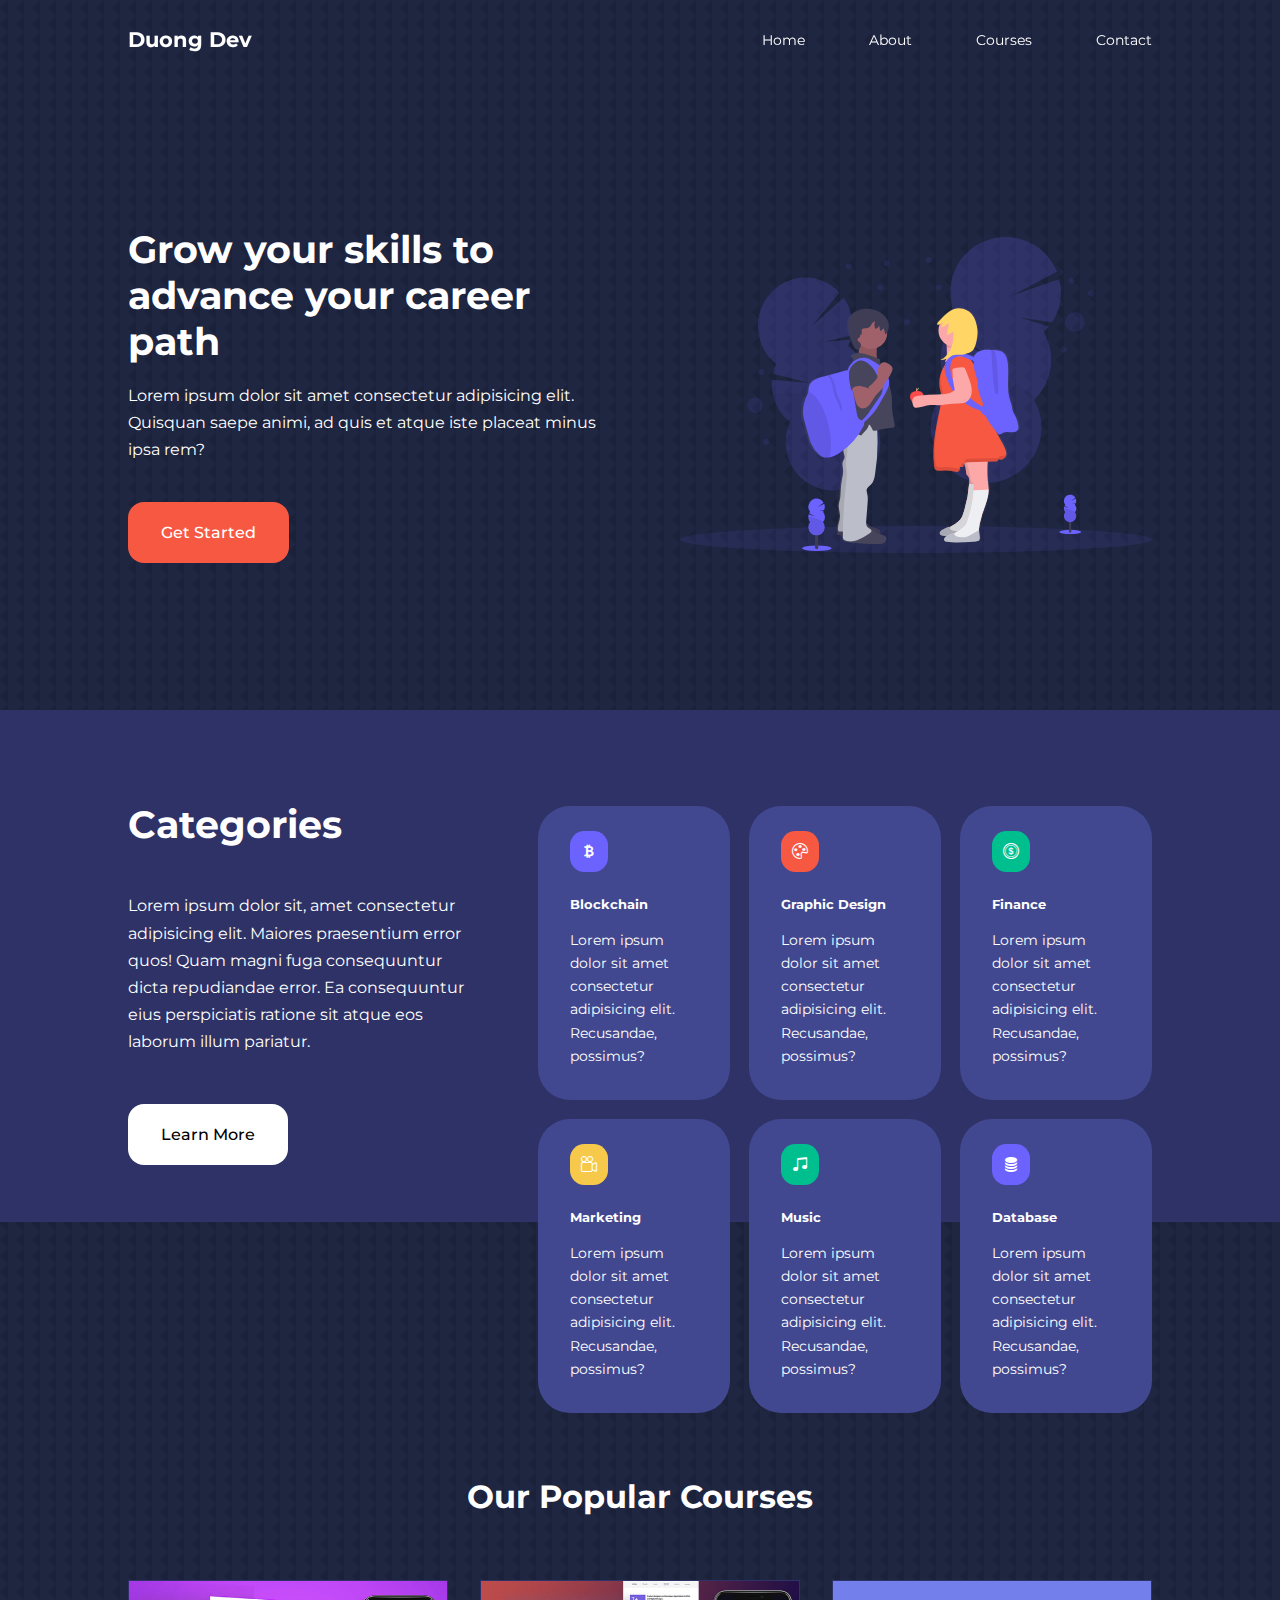
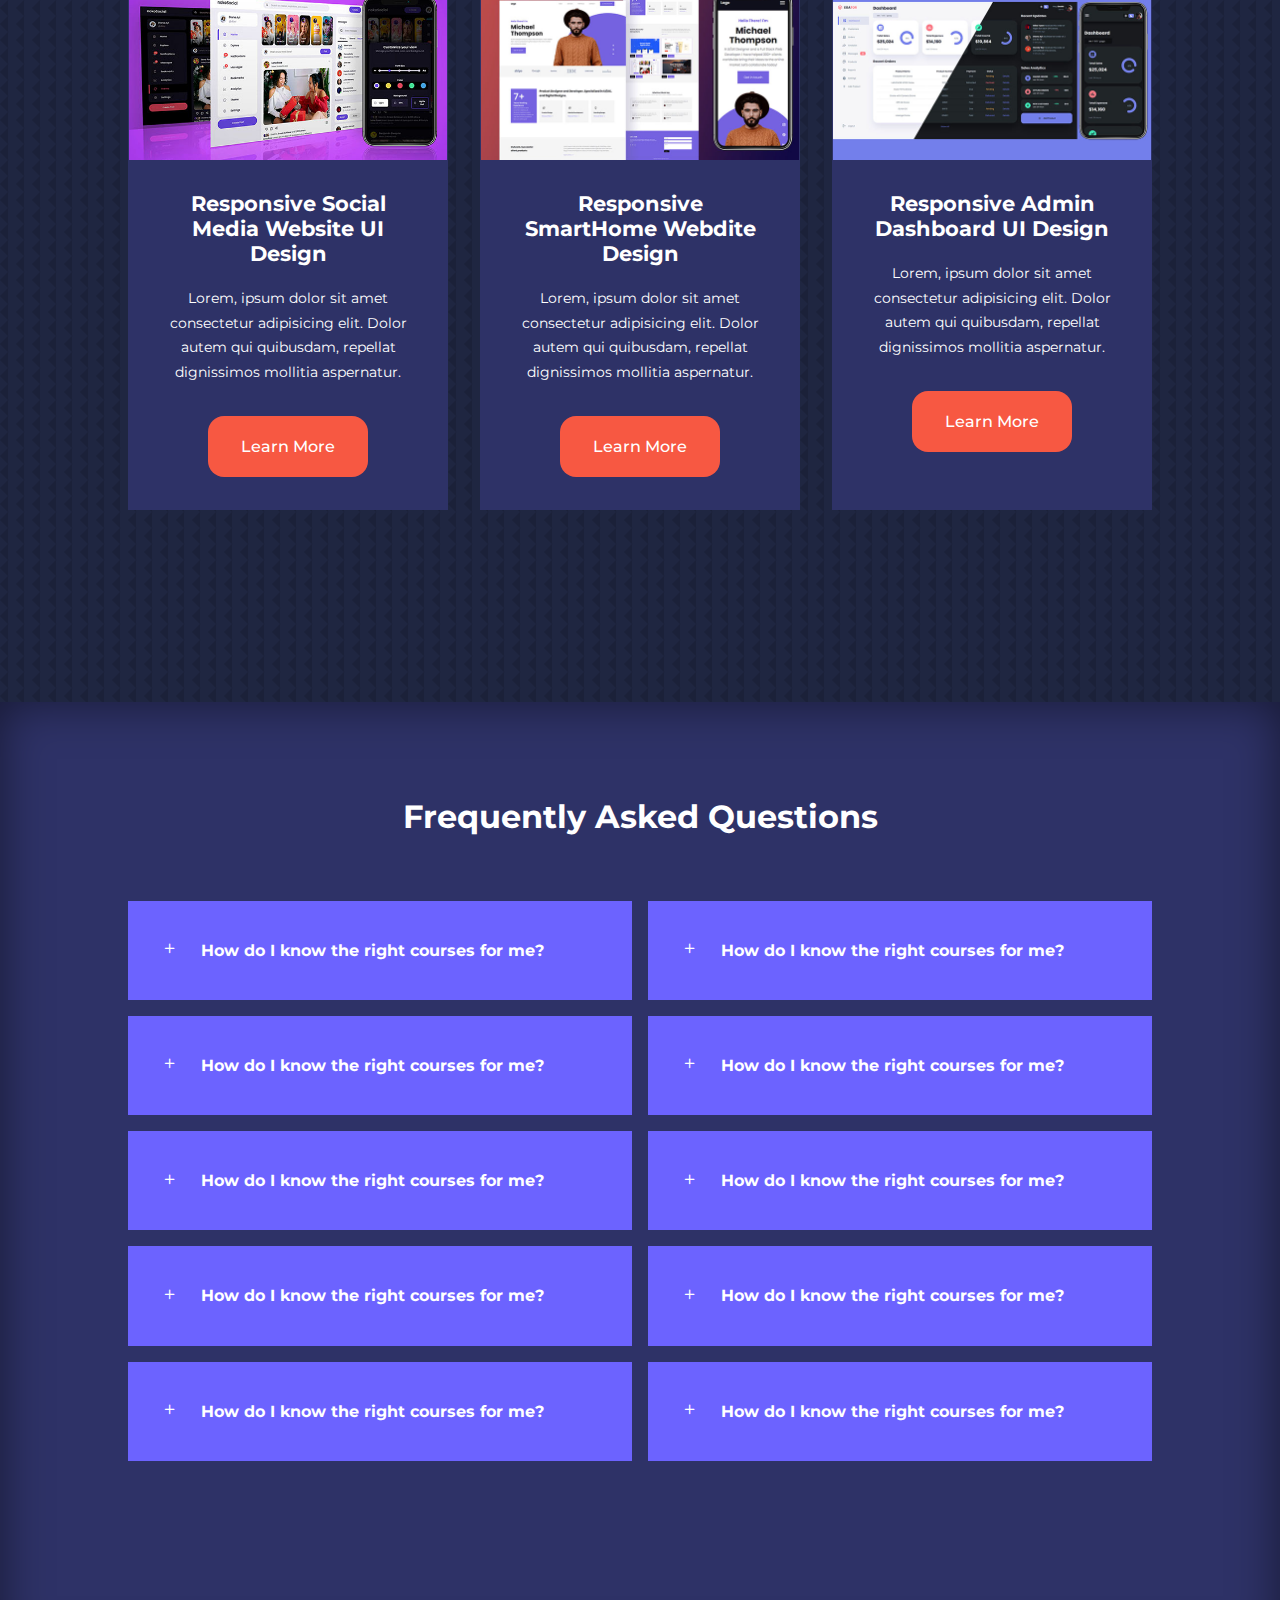
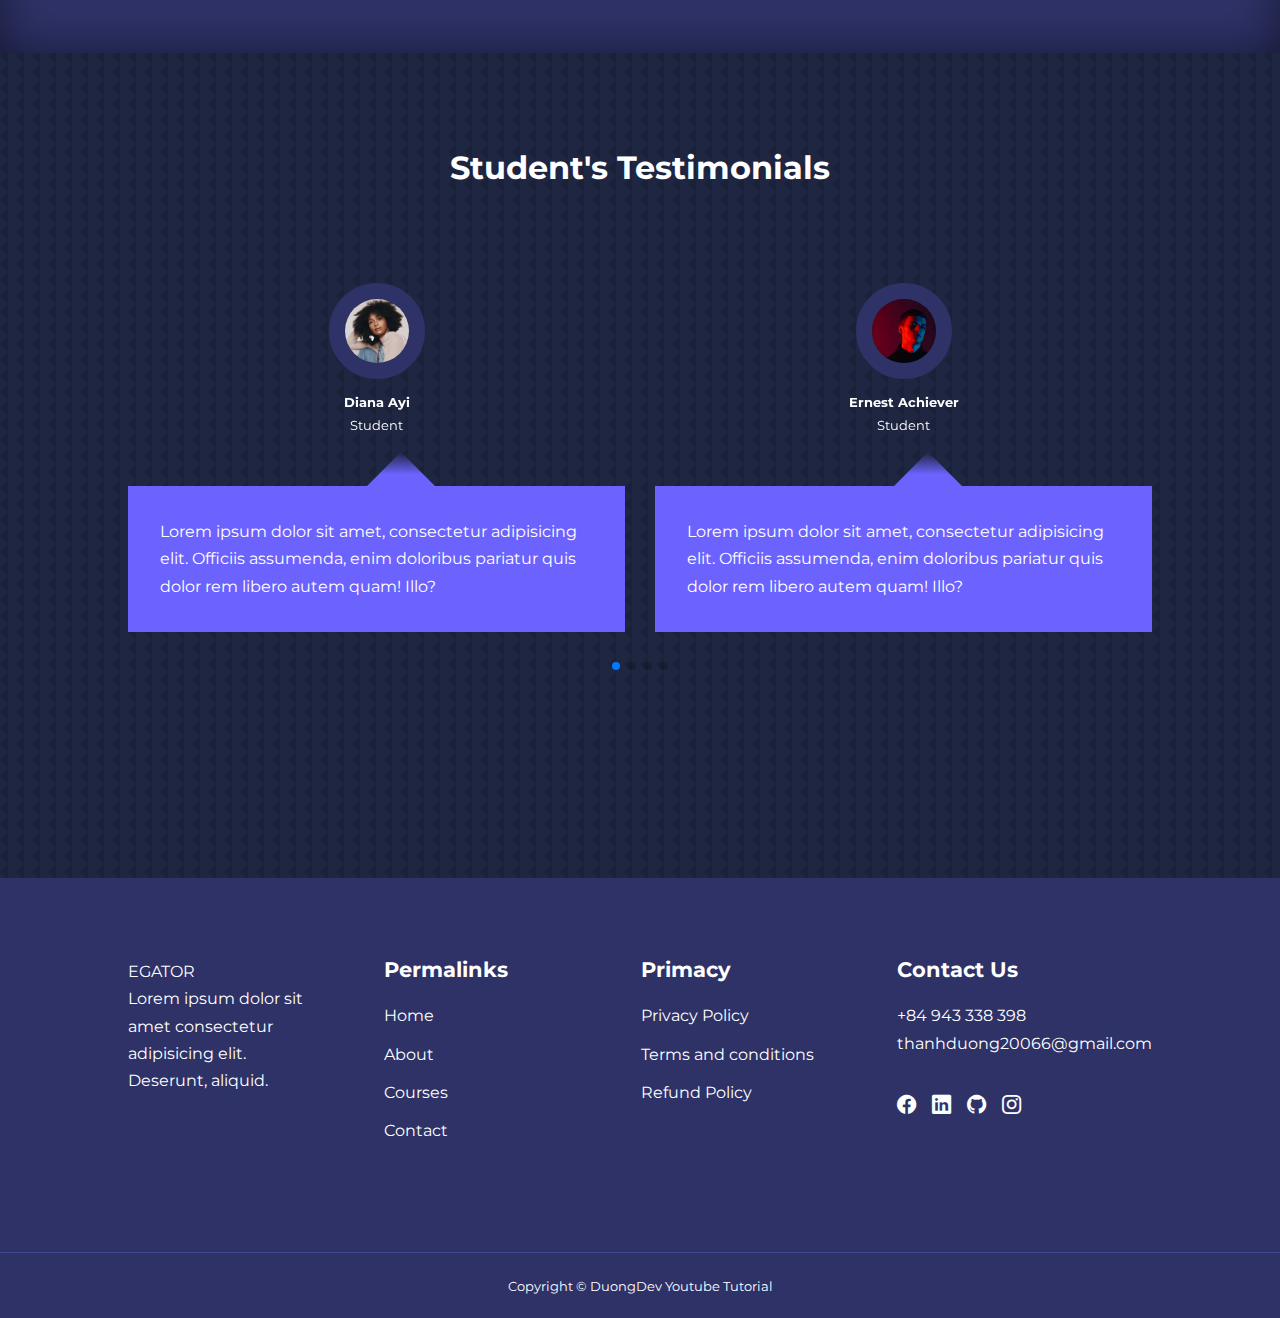
<file: index.html>
<!DOCTYPE html>
<html lang="en">
  <head>
    <meta charset="UTF-8" />
    <meta name="viewport" content="width=device-width, initial-scale=1.0" />
    <link rel="icon" type="image/png" href="./images/logomain.png" />
    <link rel="stylesheet" href="./css/style.css" />
    <!-- BOOTSTRAP CDN-->
    <link
      href="https://cdn.jsdelivr.net/npm/bootstrap@5.3.3/dist/css/bootstrap.min.css"
      rel="stylesheet"
      integrity="sha384-QWTKZyjpPEjISv5WaRU9OFeRpok6YctnYmDr5pNlyT2bRjXh0JMHjY6hW+ALEwIH"
      crossorigin="anonymous"
    />
    <link
      href="https://cdn.jsdelivr.net/npm/bootstrap-icons@1.10.5/font/bootstrap-icons.css"
      rel="stylesheet"
    />
    <!--GOOGLE FONTS (MONTSERRAT)-->
    <link rel="preconnect" href="https://fonts.googleapis.com" />
    <link rel="preconnect" href="https://fonts.gstatic.com" crossorigin />
    <link
      href="https://fonts.googleapis.com/css2?family=Montserrat:ital,wght@0,100..900;1,100..900&display=swap"
      rel="stylesheet"
    />

    <!-- SWIPER JS-->
    <link
      rel="stylesheet"
      href="https://cdn.jsdelivr.net/npm/swiper@11/swiper-bundle.min.css"
    />

    <title>Responsive Multipage Education Using HTML, CSS & JavaSCript</title>
    <style>
      body {
        background-image: url("./images/bg-texture.png")
      }
    </style>
  </head>
  <body>
    <!-- =========================== NAVBAR ============================-->
    <nav>
      <div class="container nav__container">
        <a href="index.html"><h4>Duong Dev</h4></a>
        <ul class="nav__menu">
          <li><a href="index.html">Home</a></li>
          <li><a href="about.html">About</a></li>
          <li><a href="courses.html">Courses</a></li>
          <li><a href="contact.html">Contact</a></li>
        </ul>

        <button id="open-menu-btn" aria-label="Open menu">
          <i class="bi bi-list"></i>
        </button>
        <button id="close-menu-btn" aria-label="Close menu">
          <i class="bi bi-x-lg"></i>
        </button>
      </div>
    </nav>
    <!-- =========================== END OF NAVBAR ============================-->

    <!-- =========================== HEADER ============================-->
    <header>
      <div class="container header__container">
        <div class="header__left">
          <h1>Grow your skills to advance your career path</h1>
          <p>
            Lorem ipsum dolor sit amet consectetur adipisicing elit. 
            Quisquan saepe animi, ad quis et atque iste placeat minus ipsa rem?
          </p>
          <a href="courses.html" class="btn btn-primary">Get Started</a>
        </div>

        <div class="header__right">
          <div class="header__right-image">
            <img src="./images/header.svg">
          </div>
        </div>
      </div>
    </header>
    <!-- =========================== END OF HEADER ============================-->

    <section class="categories">
      <div class="container categories__container">
        <div class="categories__left">
          <h1>Categories</h1>
          <p>
            Lorem ipsum dolor sit, amet consectetur adipisicing elit. Maiores praesentium error quos! 
            Quam magni fuga consequuntur dicta repudiandae error. Ea consequuntur eius perspiciatis ratione sit atque eos laborum illum pariatur.
          </p>
          <a href="#" class="btn">Learn More</a>
        </div>
        <div class="categories__right">
          <article class="category">
            <span class="category__icon"><i class="bi bi-currency-bitcoin"></i></span>
            <h5>Blockchain</h5>
            <p>Lorem ipsum dolor sit amet consectetur adipisicing elit. Recusandae, possimus?</p>
          </article>

          <article class="category">
            <span class="category__icon"><i class="bi bi-palette"></i></i></span>
            <h5>Graphic Design </h5>
            <p>Lorem ipsum dolor sit amet consectetur adipisicing elit. Recusandae, possimus?</p>
          </article>

          <article class="category">
            <span class="category__icon"><i class="bi bi-coin"></i></i></span>
            <h5>Finance</h5>
            <p>Lorem ipsum dolor sit amet consectetur adipisicing elit. Recusandae, possimus?</p>
          </article>

          <article class="category">
            <span class="category__icon"><i class="bi bi-camera-reels"></i></span>
            <h5>Marketing</h5>
            <p>Lorem ipsum dolor sit amet consectetur adipisicing elit. Recusandae, possimus?</p>
          </article>

          <article class="category">
            <span class="category__icon"><i class="bi bi-music-note-beamed"></i></span>
            <h5>Music</h5>
            <p>Lorem ipsum dolor sit amet consectetur adipisicing elit. Recusandae, possimus?</p>
          </article>

          <article class="category">
            <span class="category__icon"><i class="bi bi-database-fill"></i></span>
            <h5>Database</h5>
            <p>Lorem ipsum dolor sit amet consectetur adipisicing elit. Recusandae, possimus?</p>
          </article>
        </div>
      </div>
    </section>
    <!-- =========================== END OF CATEGORY ============================-->

    <section class="courses">
      <h2>Our Popular Courses</h2>
      <div class="container courses__container">
        <article class="course">
          <div class="course__image">
            <img src="./images/course1.jpg">
          </div>
          <div class="course__infor">
            <h4>Responsive Social Media Website UI Design</h4>
            <p>
              Lorem, ipsum dolor sit amet consectetur adipisicing elit. 
              Dolor autem qui quibusdam, repellat dignissimos mollitia aspernatur.
            </p>
            <a href="courses.html" class="btn btn-primary"> Learn More </a>
          </div>
        </article>

        <article class="course">
          <div class="course__image">
            <img src="./images/course2.jpg">
          </div>
          <div class="course__infor">
            <h4>Responsive SmartHome Webdite Design</h4>
            <p>
              Lorem, ipsum dolor sit amet consectetur adipisicing elit. 
              Dolor autem qui quibusdam, repellat dignissimos mollitia aspernatur.
            </p>
            <a href="courses.html" class="btn btn-primary"> Learn More </a>
          </div>
        </article>

        <article class="course">
          <div class="course__image">
            <img src="./images/course3.jpg">
          </div>
          <div class="course__infor">
            <h4>Responsive Admin Dashboard UI Design</h4>
            <p>
              Lorem, ipsum dolor sit amet consectetur adipisicing elit. 
              Dolor autem qui quibusdam, repellat dignissimos mollitia aspernatur.
            </p>
            <a href="courses.html" class="btn btn-primary"> Learn More </a>
          </div>
        </article>
      </div>
    </section>

<!-- =========================== END OF COURSES ============================-->

<section class="faqs">
  <h2>Frequently Asked Questions</h2>
  <div class="container faqs__container">

    <article class="faq">
      <div class="faq__icon"><i class="bi bi-plus"></i></div>
      <div class="question__answer">
        <h4>How do I know the right courses for me?</h4>
        <p>
          Lorem ipsum dolor sit amet consectetur, adipisicing elit. 
          Autem tempora nisi dolore non laborum suscipit, praesentium, minima, aliquam hic rem ex ab. 
          Numquam animi voluptates odit impedit explicabo distinctio corporis.
        </p>
      </div>
    </article>

    <article class="faq">
      <div class="faq__icon"><i class="bi bi-plus"></i></div>
      <div class="question__answer">
        <h4>How do I know the right courses for me?</h4>
        <p>
          Lorem ipsum dolor sit amet consectetur, adipisicing elit. 
          Autem tempora nisi dolore non laborum suscipit, praesentium, minima, aliquam hic rem ex ab. 
          Numquam animi voluptates odit impedit explicabo distinctio corporis.
        </p>
      </div>
    </article>

    <article class="faq">
      <div class="faq__icon"><i class="bi bi-plus"></i></div>
      <div class="question__answer">
        <h4>How do I know the right courses for me?</h4>
        <p>
          Lorem ipsum dolor sit amet consectetur, adipisicing elit. 
          Autem tempora nisi dolore non laborum suscipit, praesentium, minima, aliquam hic rem ex ab. 
          Numquam animi voluptates odit impedit explicabo distinctio corporis.
        </p>
      </div>
    </article>

    <article class="faq">
      <div class="faq__icon"><i class="bi bi-plus"></i></div>
      <div class="question__answer">
        <h4>How do I know the right courses for me?</h4>
        <p>
          Lorem ipsum dolor sit amet consectetur, adipisicing elit. 
          Autem tempora nisi dolore non laborum suscipit, praesentium, minima, aliquam hic rem ex ab. 
          Numquam animi voluptates odit impedit explicabo distinctio corporis.
        </p>
      </div>
    </article>

    <article class="faq">
      <div class="faq__icon"><i class="bi bi-plus"></i></div>
      <div class="question__answer">
        <h4>How do I know the right courses for me?</h4>
        <p>
          Lorem ipsum dolor sit amet consectetur, adipisicing elit. 
          Autem tempora nisi dolore non laborum suscipit, praesentium, minima, aliquam hic rem ex ab. 
          Numquam animi voluptates odit impedit explicabo distinctio corporis.
        </p>
      </div>
    </article>

    <article class="faq">
      <div class="faq__icon"><i class="bi bi-plus"></i></div>
      <div class="question__answer">
        <h4>How do I know the right courses for me?</h4>
        <p>
          Lorem ipsum dolor sit amet consectetur, adipisicing elit. 
          Autem tempora nisi dolore non laborum suscipit, praesentium, minima, aliquam hic rem ex ab. 
          Numquam animi voluptates odit impedit explicabo distinctio corporis.
        </p>
      </div>
    </article>

    <article class="faq">
      <div class="faq__icon"><i class="bi bi-plus"></i></div>
      <div class="question__answer">
        <h4>How do I know the right courses for me?</h4>
        <p>
          Lorem ipsum dolor sit amet consectetur, adipisicing elit. 
          Autem tempora nisi dolore non laborum suscipit, praesentium, minima, aliquam hic rem ex ab. 
          Numquam animi voluptates odit impedit explicabo distinctio corporis.
        </p>
      </div>
    </article>

    <article class="faq">
      <div class="faq__icon"><i class="bi bi-plus"></i></div>
      <div class="question__answer">
        <h4>How do I know the right courses for me?</h4>
        <p>
          Lorem ipsum dolor sit amet consectetur, adipisicing elit. 
          Autem tempora nisi dolore non laborum suscipit, praesentium, minima, aliquam hic rem ex ab. 
          Numquam animi voluptates odit impedit explicabo distinctio corporis.
        </p>
      </div>
    </article>

    <article class="faq">
      <div class="faq__icon"><i class="bi bi-plus"></i></div>
      <div class="question__answer">
        <h4>How do I know the right courses for me?</h4>
        <p>
          Lorem ipsum dolor sit amet consectetur, adipisicing elit. 
          Autem tempora nisi dolore non laborum suscipit, praesentium, minima, aliquam hic rem ex ab. 
          Numquam animi voluptates odit impedit explicabo distinctio corporis.
        </p>
      </div>
    </article>

    <article class="faq">
      <div class="faq__icon"><i class="bi bi-plus"></i></div>
      <div class="question__answer">
        <h4>How do I know the right courses for me?</h4>
        <p>
          Lorem ipsum dolor sit amet consectetur, adipisicing elit. 
          Autem tempora nisi dolore non laborum suscipit, praesentium, minima, aliquam hic rem ex ab. 
          Numquam animi voluptates odit impedit explicabo distinctio corporis.
        </p>
      </div>
    </article>
  </div>
</section>
<!-- =========================== END OF FAQs ============================-->

<section>
  <div class="container testimonials_container swiper mySwiper">
    <h2>Student's Testimonials</h2>
    <div class="swiper-wrapper">
      <article class="testimonial swiper-slide">
        <div class="avatar">
          <img src="./images/avatar1.jpg">
        </div>
        <div class="testimonial__infor">
          <h5>Diana Ayi</h5>
          <small>Student</small>
        </div>
        <div class="testimonial__body">
          <p>Lorem ipsum dolor sit amet, consectetur adipisicing elit. 
            Officiis assumenda, enim doloribus pariatur quis dolor rem libero autem quam! Illo?</p>
        </div>
      </article>

      <article class="testimonial swiper-slide">
        <div class="avatar">
          <img src="./images/avatar2.jpg">
        </div>
        <div class="testimonial__infor">
          <h5>Ernest Achiever</h5>
          <small>Student</small>
        </div>
        <div class="testimonial__body">
          <p>Lorem ipsum dolor sit amet, consectetur adipisicing elit. 
            Officiis assumenda, enim doloribus pariatur quis dolor rem libero autem quam! Illo?</p>
        </div>
      </article>

      <article class="testimonial swiper-slide">
        <div class="avatar">
          <img src="./images/avatar3.jpg">
        </div>
        <div class="testimonial__infor">
          <h5>Edev Quist</h5>
          <small>Student</small>
        </div>
        <div class="testimonial__body">
          <p>Lorem ipsum dolor sit amet, consectetur adipisicing elit. 
            Officiis assumenda, enim doloribus pariatur quis dolor rem libero autem quam! Illo?</p>
        </div>
      </article>

      <article class="testimonial swiper-slide">
        <div class="avatar">
          <img src="./images/avatar4.jpg">
        </div>
        <div class="testimonial__infor">
          <h5>Hajia Bintus</h5>
          <small>Student</small>
        </div>
        <div class="testimonial__body">
          <p>Lorem ipsum dolor sit amet, consectetur adipisicing elit. 
            Officiis assumenda, enim doloribus pariatur quis dolor rem libero autem quam! Illo?</p>
        </div>
      </article>

      <article class="testimonial swiper-slide">
        <div class="avatar">
          <img src="./images/avatar5.jpg">
        </div>
        <div class="testimonial__infor">
          <h5>Jame Son</h5>
          <small>Student</small>
        </div>
        <div class="testimonial__body">
          <p>Lorem ipsum dolor sit amet, consectetur adipisicing elit. 
            Officiis assumenda, enim doloribus pariatur quis dolor rem libero autem quam! Illo?</p>
        </div>
      </article>
    </div>
    <br>
    <br>
  <div class="swiper-pagination"></div>
    
</div>
</section>
<!-- =========================== END OF TESTIMONIALS ============================-->

<footer>
  <div class="container footer__container">
    <div class="footer__1">
      <a href="index.html" class="footer__logo">EGATOR</a>
      <p>
        Lorem ipsum dolor sit amet consectetur adipisicing elit. Deserunt, aliquid.
      </p>
    </div>

    <div class="footer__2">
      <h4>Permalinks</h4>
      <ul class="permalinks">
        <li><a href="index.html">Home</a></li>
        <li><a href="about.html">About</a></li>
        <li><a href="courses.html">Courses</a></li>
        <li><a href="contact.html">Contact</a></li>
      </ul>
    </div>

    <div class="footer__3">
      <h4>Primacy</h4>
      <ul class="primacy">
        <li><a href="#">Privacy Policy</a></li>
        <li><a href="#">Terms and conditions</a></li>
        <li><a href="#">Refund Policy</a></li>
      </ul>
    </div>

    <div class="footer__4">
      <h4>Contact Us</h4>
      <div class="permalinks">
        <p>+84 943 338 398</p>
        <p>thanhduong20066@gmail.com</p>
        <ul class="footer__socials">
          <li><a href="#"><i class="bi bi-facebook"></i></a></li>
          <li><a href="#"><i class="bi bi-linkedin"></i></a></li>
          <li><a href="#"><i class="bi bi-github"></i></a></li>
          <li><a href="#"><i class="bi bi-instagram"></i></a></li>
        </ul>
      </div>
    </div>
  </div>
  <div class="footer__copyright">
    <small>Copyright &copy; DuongDev Youtube Tutorial</small>
  </div>
</footer>
<!-- =========================== END OF FOOTERS ============================-->

  <!-- Swiper JS -->
  <script src="https://cdn.jsdelivr.net/npm/swiper@11/swiper-bundle.min.js"></script>
  <script src="./main.js"></script>

  <!-- Initialize Swiper-->
  <script>
    var swiper = new Swiper(".mySwiper", {
      slidesPerView: 1,
      spaceBetween: 30,
      pagination: {
        el: ".swiper-pagination",
        clickable: true,
      },
      // when window width is >=600px
      breakpoints: {
        700: {
          slidesPerView: 2,
        }
      }
    });
  </script> 
  </body>
</html>
</file>
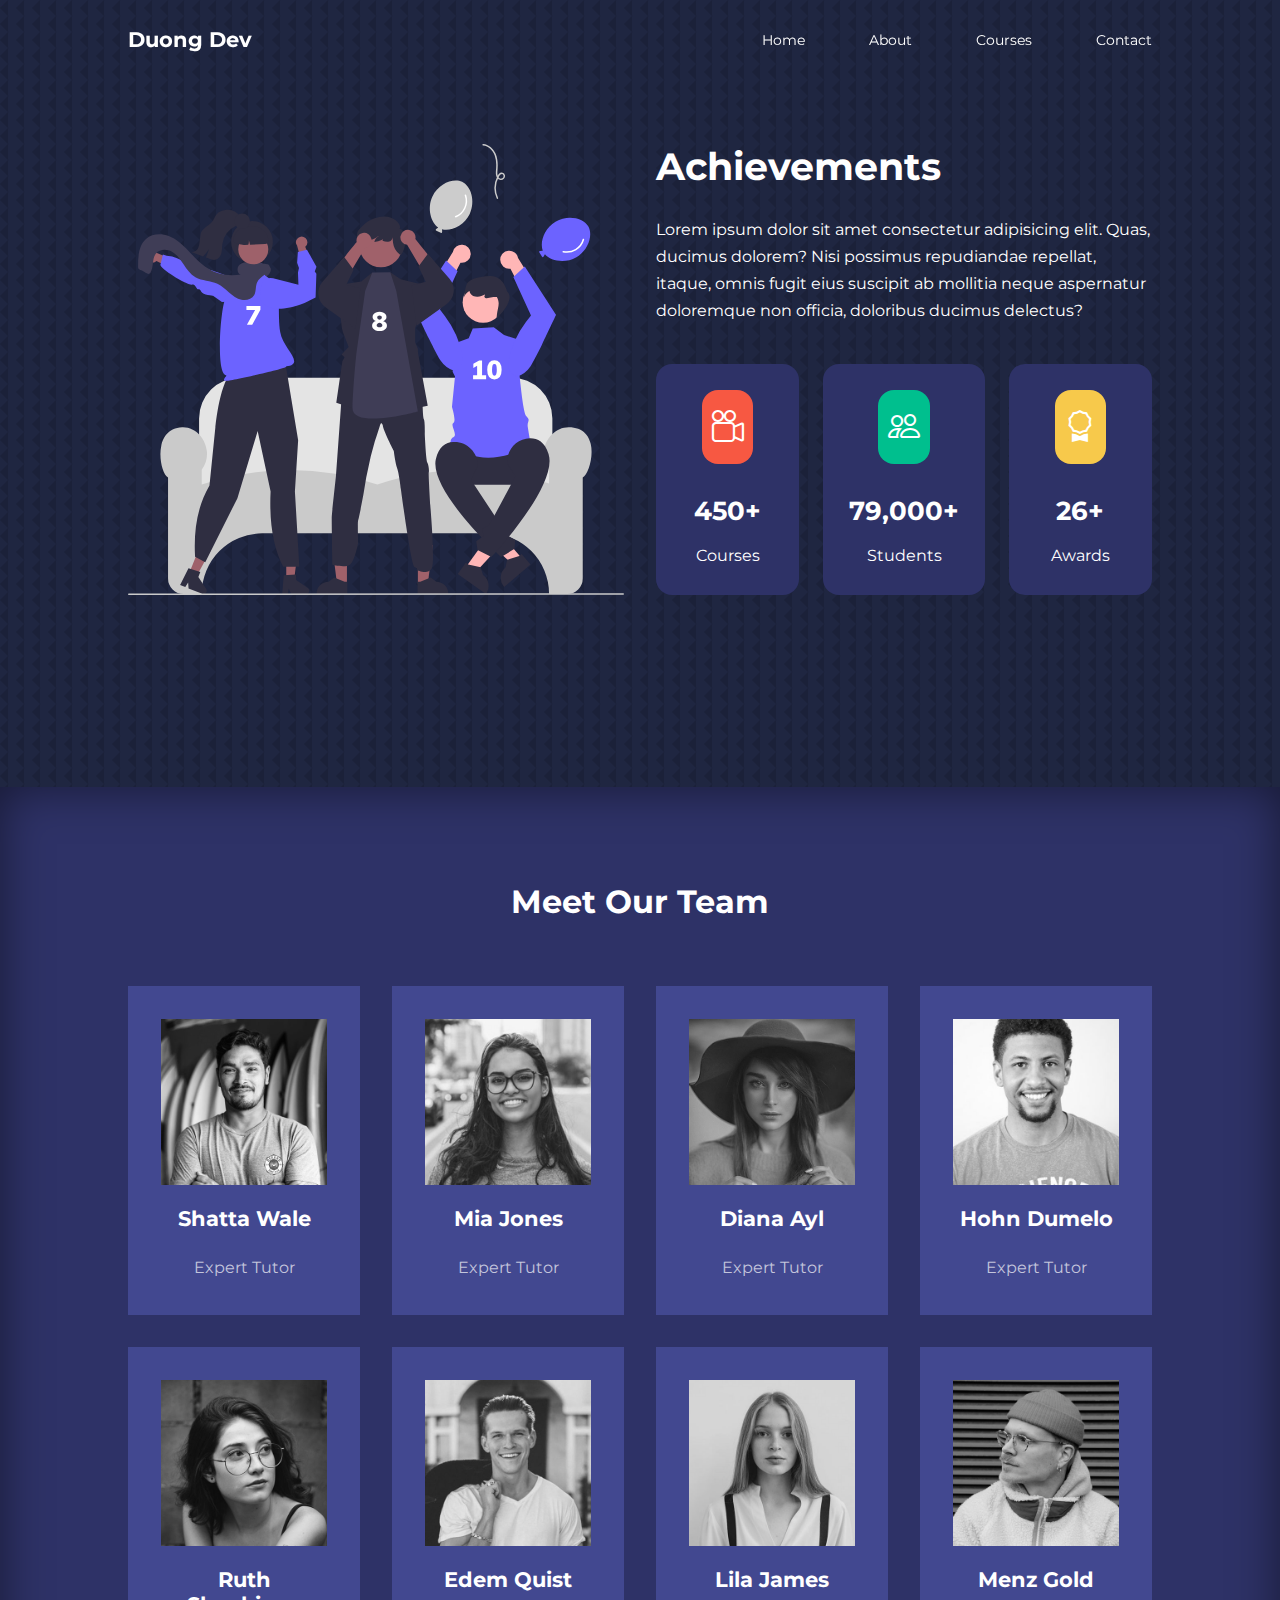
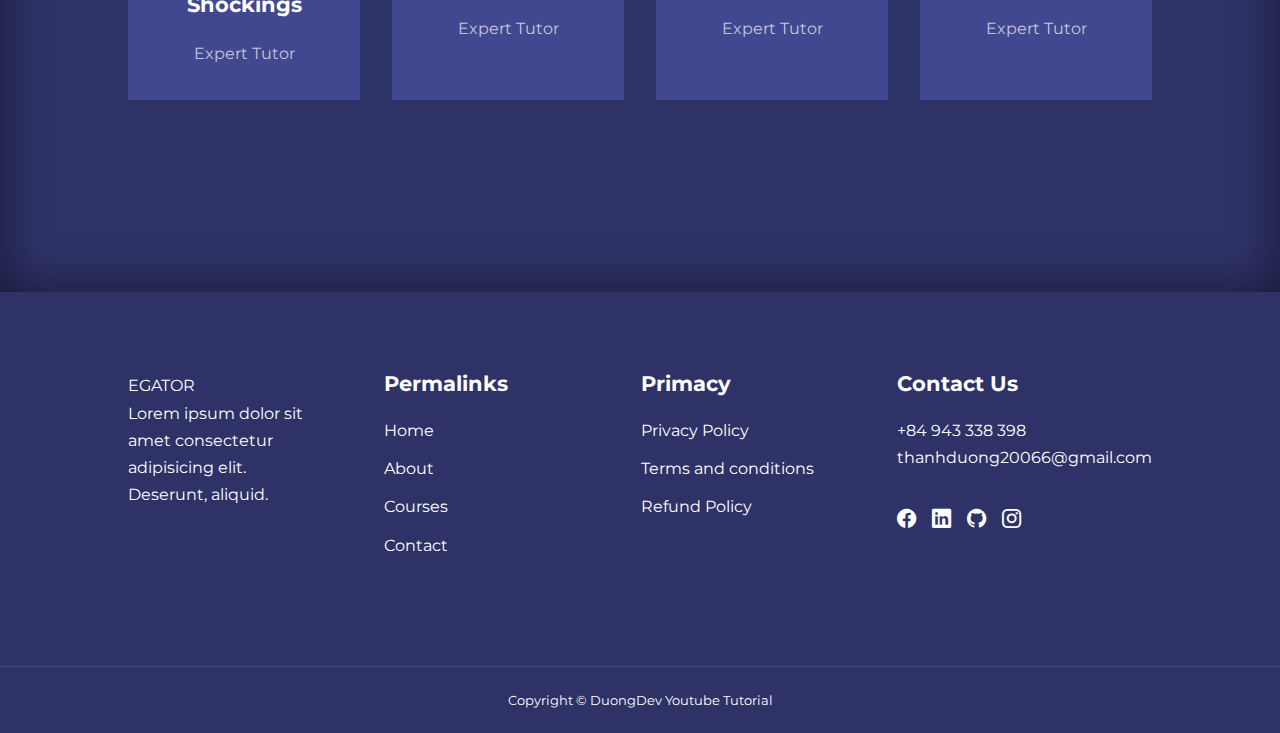
<file: about.html>
<!DOCTYPE html>
<html lang="en">
  <head>
    <meta charset="UTF-8" />
    <meta name="viewport" content="width=device-width, initial-scale=1.0" />
    <link rel="stylesheet" href="./css/style.css" />
    <link rel="stylesheet" href="./css/about.css" />

    <!-- BOOTSTRAP CDN-->
    <link
      href="https://cdn.jsdelivr.net/npm/bootstrap@5.3.3/dist/css/bootstrap.min.css"
      rel="stylesheet"
      integrity="sha384-QWTKZyjpPEjISv5WaRU9OFeRpok6YctnYmDr5pNlyT2bRjXh0JMHjY6hW+ALEwIH"
      crossorigin="anonymous"
    />
    <link
      href="https://cdn.jsdelivr.net/npm/bootstrap-icons@1.10.5/font/bootstrap-icons.css"
      rel="stylesheet"
    />
    <!--GOOGLE FONTS (MONTSERRAT)-->
    <link rel="preconnect" href="https://fonts.googleapis.com" />
    <link rel="preconnect" href="https://fonts.gstatic.com" crossorigin />
    <link
      href="https://fonts.googleapis.com/css2?family=Montserrat:ital,wght@0,100..900;1,100..900&display=swap"
      rel="stylesheet"
    />

    <title>Responsive Multipage Education Using HTML, CSS & JavaSCript</title>
    <style>
      body {
        background-image: url("./images/bg-texture.png");
      }
    </style>
  </head>
  <body>
    <!-- =========================== NAVBAR ============================-->
    <nav>
      <div class="container nav__container">
        <a href="index.html"><h4>Duong Dev</h4></a>
        <ul class="nav__menu">
          <li><a href="index.html">Home</a></li>
          <li><a href="about.html">About</a></li>
          <li><a href="courses.html">Courses</a></li>
          <li><a href="contact.html">Contact</a></li>
        </ul>

        <button id="open-menu-btn" aria-label="Open menu">
          <i class="bi bi-list"></i>
        </button>
        <button id="close-menu-btn" aria-label="Close menu">
          <i class="bi bi-x-lg"></i>
        </button>
      </div>
    </nav>
    <!-- =========================== END OF NAVBAR ============================-->

    <section class="about__achievements">
      <div class="container about__achievements-container">
        <div class="about__achievements-left">
          <img src="./images/about achievements.svg" />
        </div>

        <div class="about__achievements-right">
          <h1>Achievements</h1>
          <p>
            Lorem ipsum dolor sit amet consectetur adipisicing elit. Quas,
            ducimus dolorem? Nisi possimus repudiandae repellat, itaque, omnis
            fugit eius suscipit ab mollitia neque aspernatur doloremque non
            officia, doloribus ducimus delectus?
          </p>
          <div class="achievements__cards">
            <article class="achievement__card">
              <span class="achievement__icon">
                <i class="bi bi-camera-reels"></i>
              </span>
              <h3>450+</h3>
              <p>Courses</p>
            </article>

            <article class="achievement__card">
              <span class="achievement__icon">
                <i class="bi bi-people"></i>
              </span>
              <h3>79,000+</h3>
              <p>Students</p>
            </article>

            <article class="achievement__card">
              <span class="achievement__icon">
                <i class="bi bi-award"></i>
              </span>
              <h3>26+</h3>
              <p>Awards</p>
            </article>
          </div>
        </div>
      </div>
    </section>
    <!-- =========================== END OF ACHIEVEMENT ============================-->

    <section class="team">
      <h2>Meet Our Team</h2>
      <div class="container team__container">
        <article class="team__member">
          <div class="team__member-image">
            <img src="./images/tm1.jpg" />
          </div>
          <div class="team__member-infor">
            <h4>Shatta Wale</h4>
            <p>Expert Tutor</p>
          </div>
          <div class="team__member-socials">
            <a href="https://instagram.com" target="_blank"
              ><i class="bi bi-instagram"></i
            ></a>
            <a href="https://twitter.com" target="_blank"
              ><i class="bi bi-twitter"></i
            ></a>
            <a href="https://linkedin.com" target="_blank"
              ><i class="bi bi-linkedin"></i
            ></a>
          </div>
        </article>

        <article class="team__member">
          <div class="team__member-image">
            <img src="./images/tm2.jpg" />
          </div>
          <div class="team__member-infor">
            <h4>Mia Jones</h4>
            <p>Expert Tutor</p>
          </div>
          <div class="team__member-socials">
            <a href="https://instagram.com" target="_blank"
              ><i class="bi bi-instagram"></i
            ></a>
            <a href="https://twitter.com" target="_blank"
              ><i class="bi bi-twitter"></i
            ></a>
            <a href="https://linkedin.com" target="_blank"
              ><i class="bi bi-linkedin"></i
            ></a>
          </div>
        </article>

        <article class="team__member">
          <div class="team__member-image">
            <img src="./images/tm3.jpg" />
          </div>
          <div class="team__member-infor">
            <h4>Diana Ayl</h4>
            <p>Expert Tutor</p>
          </div>
          <div class="team__member-socials">
            <a href="https://instagram.com" target="_blank"
              ><i class="bi bi-instagram"></i
            ></a>
            <a href="https://twitter.com" target="_blank"
              ><i class="bi bi-twitter"></i
            ></a>
            <a href="https://linkedin.com" target="_blank"
              ><i class="bi bi-linkedin"></i
            ></a>
          </div>
        </article>

        <article class="team__member">
          <div class="team__member-image">
            <img src="./images/tm4.jpg" />
          </div>
          <div class="team__member-infor">
            <h4>Hohn Dumelo</h4>
            <p>Expert Tutor</p>
          </div>
          <div class="team__member-socials">
            <a href="https://instagram.com" target="_blank"
              ><i class="bi bi-instagram"></i
            ></a>
            <a href="https://twitter.com" target="_blank"
              ><i class="bi bi-twitter"></i
            ></a>
            <a href="https://linkedin.com" target="_blank"
              ><i class="bi bi-linkedin"></i
            ></a>
          </div>
        </article>

        <article class="team__member">
          <div class="team__member-image">
            <img src="./images/tm5.jpg" />
          </div>
          <div class="team__member-infor">
            <h4>Ruth Shockings</h4>
            <p>Expert Tutor</p>
          </div>
          <div class="team__member-socials">
            <a href="https://instagram.com" target="_blank"
              ><i class="bi bi-instagram"></i
            ></a>
            <a href="https://twitter.com" target="_blank"
              ><i class="bi bi-twitter"></i
            ></a>
            <a href="https://linkedin.com" target="_blank"
              ><i class="bi bi-linkedin"></i
            ></a>
          </div>
        </article>

        <article class="team__member">
          <div class="team__member-image">
            <img src="./images/tm6.jpg" />
          </div>
          <div class="team__member-infor">
            <h4>Edem Quist</h4>
            <p>Expert Tutor</p>
          </div>
          <div class="team__member-socials">
            <a href="https://instagram.com" target="_blank"
              ><i class="bi bi-instagram"></i
            ></a>
            <a href="https://twitter.com" target="_blank"
              ><i class="bi bi-twitter"></i
            ></a>
            <a href="https://linkedin.com" target="_blank"
              ><i class="bi bi-linkedin"></i
            ></a>
          </div>
        </article>

        <article class="team__member">
          <div class="team__member-image">
            <img src="./images/tm7.jpg" />
          </div>
          <div class="team__member-infor">
            <h4>Lila James</h4>
            <p>Expert Tutor</p>
          </div>
          <div class="team__member-socials">
            <a href="https://instagram.com" target="_blank"
              ><i class="bi bi-instagram"></i
            ></a>
            <a href="https://twitter.com" target="_blank"
              ><i class="bi bi-twitter"></i
            ></a>
            <a href="https://linkedin.com" target="_blank"
              ><i class="bi bi-linkedin"></i
            ></a>
          </div>
        </article>

        <article class="team__member">
          <div class="team__member-image">
            <img src="./images/tm8.jpg" />
          </div>
          <div class="team__member-infor">
            <h4>Menz Gold</h4>
            <p>Expert Tutor</p>
          </div>
          <div class="team__member-socials">
            <a href="https://instagram.com" target="_blank"
              ><i class="bi bi-instagram"></i
            ></a>
            <a href="https://twitter.com" target="_blank"
              ><i class="bi bi-twitter"></i
            ></a>
            <a href="https://linkedin.com" target="_blank"
              ><i class="bi bi-linkedin"></i
            ></a>
          </div>
        </article>
      </div>
    </section>

    <!-- =========================== END OF TEAM ============================-->

    <footer>
      <div class="container footer__container">
        <div class="footer__1">
          <a href="index.html" class="footer__logo">EGATOR</a>
          <p>
            Lorem ipsum dolor sit amet consectetur adipisicing elit. Deserunt,
            aliquid.
          </p>
        </div>

        <div class="footer__2">
          <h4>Permalinks</h4>
          <ul class="permalinks">
            <li><a href="index.html">Home</a></li>
            <li><a href="about.html">About</a></li>
            <li><a href="courses.html">Courses</a></li>
            <li><a href="contact.html">Contact</a></li>
          </ul>
        </div>

        <div class="footer__3">
          <h4>Primacy</h4>
          <ul class="primacy">
            <li><a href="#">Privacy Policy</a></li>
            <li><a href="#">Terms and conditions</a></li>
            <li><a href="#">Refund Policy</a></li>
          </ul>
        </div>

        <div class="footer__4">
          <h4>Contact Us</h4>
          <div class="permalinks">
            <p>+84 943 338 398</p>
            <p>thanhduong20066@gmail.com</p>
            <ul class="footer__socials">
              <li>
                <a href="#"><i class="bi bi-facebook"></i></a>
              </li>
              <li>
                <a href="#"><i class="bi bi-linkedin"></i></a>
              </li>
              <li>
                <a href="#"><i class="bi bi-github"></i></a>
              </li>
              <li>
                <a href="#"><i class="bi bi-instagram"></i></a>
              </li>
            </ul>
          </div>
        </div>
      </div>
      <div class="footer__copyright">
        <small>Copyright &copy; DuongDev Youtube Tutorial</small>
      </div>
    </footer>
    <!-- =========================== END OF FOOTERS ============================-->
    <script src="./main.js"></script>
  </body>
</html>
</file>
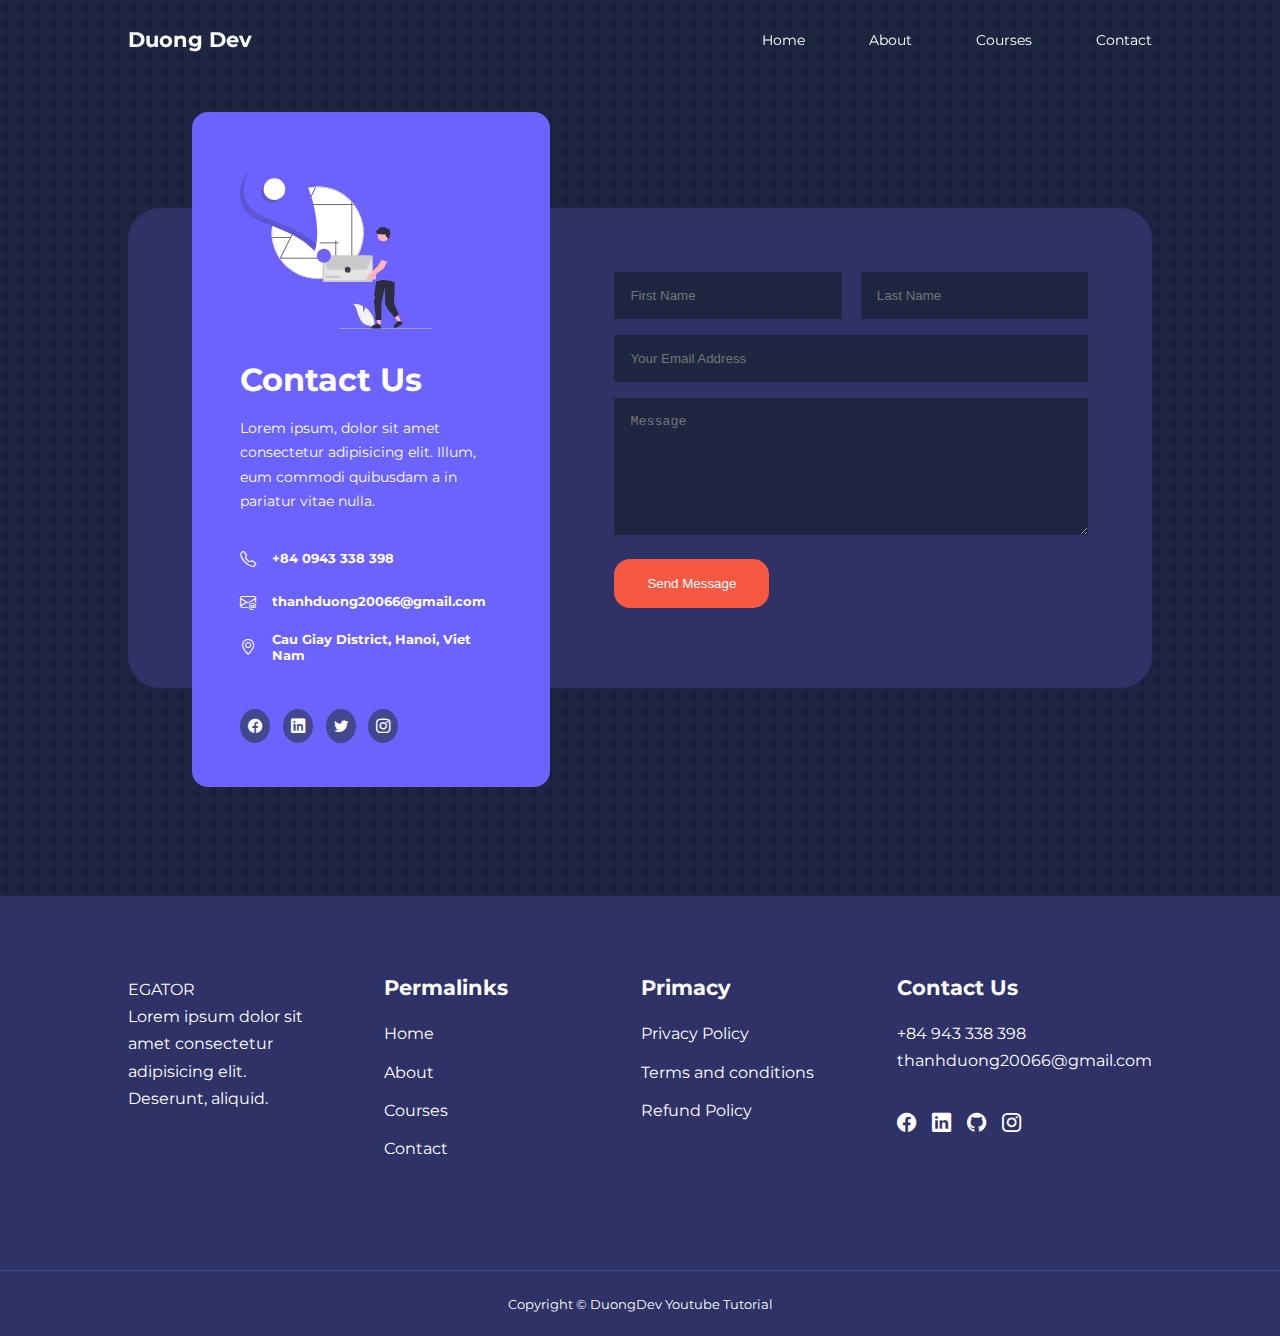
<file: contact.html>
<!DOCTYPE html>
<html lang="en">
  <head>
    <meta charset="UTF-8" />
    <meta name="viewport" content="width=device-width, initial-scale=1.0" />
    <link rel="stylesheet" href="./css/style.css" />
    <link rel="stylesheet" href="./css/contact.css" />

    <!-- BOOTSTRAP CDN-->
    <link
      href="https://cdn.jsdelivr.net/npm/bootstrap@5.3.3/dist/css/bootstrap.min.css"
      rel="stylesheet"
      integrity="sha384-QWTKZyjpPEjISv5WaRU9OFeRpok6YctnYmDr5pNlyT2bRjXh0JMHjY6hW+ALEwIH"
      crossorigin="anonymous"
    />
    <link
      href="https://cdn.jsdelivr.net/npm/bootstrap-icons@1.10.5/font/bootstrap-icons.css"
      rel="stylesheet"
    />
    <!--GOOGLE FONTS (MONTSERRAT)-->
    <link rel="preconnect" href="https://fonts.googleapis.com" />
    <link rel="preconnect" href="https://fonts.gstatic.com" crossorigin />
    <link
      href="https://fonts.googleapis.com/css2?family=Montserrat:ital,wght@0,100..900;1,100..900&display=swap"
      rel="stylesheet"
    />

    <style>
      .courses {
        margin-top: 1rem;
      }
    </style>

    <title>Responsive Multipage Education Using HTML, CSS & JavaSCript</title>
    <style>
      body {
        background-image: url("./images/bg-texture.png");
      }
    </style>
  </head>
  <body>
    <!-- =========================== NAVBAR ============================-->
    <nav>
      <div class="container nav__container">
        <a href="index.html"><h4>Duong Dev</h4></a>
        <ul class="nav__menu">
          <li><a href="index.html">Home</a></li>
          <li><a href="about.html">About</a></li>
          <li><a href="courses.html">Courses</a></li>
          <li><a href="contact.html">Contact</a></li>
        </ul>

        <button id="open-menu-btn" aria-label="Open menu">
          <i class="bi bi-list"></i>
        </button>
        <button id="close-menu-btn" aria-label="Close menu">
          <i class="bi bi-x-lg"></i>
        </button>
      </div>
    </nav>
    <!-- =========================== END OF NAVBAR ============================-->

    <section class="contact">
      <div class="container contact__container">
        <aside class="contact__aside">
          <div class="aside__image">
            <img src="./images/contact.svg" />
          </div>
          <h2>Contact Us</h2>
          <p>
            Lorem ipsum, dolor sit amet consectetur adipisicing elit. Illum, eum
            commodi quibusdam a in pariatur vitae nulla.
          </p>
          <ul class="contact__details">
            <li>
              <i class="bi bi-telephone"></i>
              <h5>+84 0943 338 398</h5>
            </li>
            <li>
              <i class="bi bi-envelope-at"></i>
              <h5>thanhduong20066@gmail.com</h5>
            </li>
            <li>
              <i class="bi bi-geo-alt"></i>
              <h5>Cau Giay District, Hanoi, Viet Nam</h5>
            </li>
          </ul>
          <ul class="contact__socials">
            <li>
              <a href="https://www.facebook.com/profile.php?id=100038824158900"
                ><i class="bi bi-facebook"></i
              ></a>
            </li>
            <li>
              <a href="https://www.linkedin.com/in/tranthanhduong03/"
                ><i class="bi bi-linkedin"></i
              ></a>
            </li>
            <li>
              <a href="https://twitter.com"><i class="bi bi-twitter"></i></a>
            </li>
            <li>
              <a href="https://instagram"><i class="bi bi-instagram"></i></a>
            </li>
          </ul>
        </aside>

        <form
          class="contact__form"
          action="https://formspree.io/f/manyjedn"
          method="POST"
        >
          <div class="form__name">
            <input
              type="text"
              name="First Name"
              placeholder="First Name"
              required
            />
            <input
              type="text"
              name="Last Name"
              placeholder="Last Name"
              required
            />
          </div>
          <input
            type="email"
            name="Email Address"
            placeholder="Your Email Address"
            required
          />
          <textarea
            name="Message"
            rows="7"
            placeholder="Message"
            required
          ></textarea>
          <button type="submit" class="btn btn-primary">Send Message</button>
        </form>
      </div>
    </section>
    <!-- =========================== END OF CONTACT ============================-->

    <footer>
      <div class="container footer__container">
        <div class="footer__1">
          <a href="index.html" class="footer__logo">EGATOR</a>
          <p>
            Lorem ipsum dolor sit amet consectetur adipisicing elit. Deserunt,
            aliquid.
          </p>
        </div>

        <div class="footer__2">
          <h4>Permalinks</h4>
          <ul class="permalinks">
            <li><a href="index.html">Home</a></li>
            <li><a href="about.html">About</a></li>
            <li><a href="courses.html">Courses</a></li>
            <li><a href="contact.html">Contact</a></li>
          </ul>
        </div>

        <div class="footer__3">
          <h4>Primacy</h4>
          <ul class="primacy">
            <li><a href="#">Privacy Policy</a></li>
            <li><a href="#">Terms and conditions</a></li>
            <li><a href="#">Refund Policy</a></li>
          </ul>
        </div>

        <div class="footer__4">
          <h4>Contact Us</h4>
          <div class="permalinks">
            <p>+84 943 338 398</p>
            <p>thanhduong20066@gmail.com</p>
            <ul class="footer__socials">
              <li>
                <a href="#"><i class="bi bi-facebook"></i></a>
              </li>
              <li>
                <a href="#"><i class="bi bi-linkedin"></i></a>
              </li>
              <li>
                <a href="#"><i class="bi bi-github"></i></a>
              </li>
              <li>
                <a href="#"><i class="bi bi-instagram"></i></a>
              </li>
            </ul>
          </div>
        </div>
      </div>
      <div class="footer__copyright">
        <small>Copyright &copy; DuongDev Youtube Tutorial</small>
      </div>
    </footer>
    <!-- =========================== END OF FOOTERS ============================-->
    <script src="./main.js"></script>
  </body>
</html>
</file>
<file: css/style.css>
/*
  display: 
    flex; Sắp xếp các phần tử con bên trong .nav__container theo hàng ngang (trục chính là ngang).

  width: 100vw;  Chiều rộng của thanh điều hướng bằng 100% chiều rộng của khung nhìn (viewport) 
  height: ...rem;  1rem = 16px
  position: fixed;  Đặt vị trí của thanh điều hướng cố định, giữ nguyên ở cùng một vị trí khi người dùng cuộn trang 
  top: 0;  Đặt thanh điều hướng ở vị trí phía trên cùng của trang 
  z-index: 11;  Xác định thứ tự chồng lớp của thanh điều hướng, giúp nó hiển thị phía trên các phần tử khác có `z-index` thấp hơn 

  transition: Quy định cách thức các thuộc tính thay đổi trạng thái khi có sự thay đổi (ví dụ: khi người dùng hover lên liên kết).
    all: Áp dụng hiệu ứng chuyển đổi cho tất cả các thuộc tính có thể thay đổi.
    400ms: Thời gian thực hiện chuyển đổi là 400 mili giây (0.4 giây).
    ease: Sử dụng hiệu ứng chuyển đổi với gia tốc mượt mà, bắt đầu chậm, nhanh dần ở giữa, và chậm dần khi kết thúc.
*/


* {
  margin: 0;
  padding: 0;
  border: 0;
  outline: 0;
  text-decoration: none;
  list-style: none;
  box-sizing: border-box;
}

:root {
  --color-primary: #6c63ff;
  --color-success: #00bf8e;
  --color-warning: #f7c94b;
  --color-danger: #f75842;
  --color-danger-variant: rgba(247, 88, 66, 0.4);
  --color-white: #fff;
  --color-light: rgba(255, 255, 255, 0.7);
  --color-black: #000;
  --color-bg: #1f2641;
  --color-bg1: #2e3267;
  --color-bg2: #424890;

  --container-width-lg: 80%;
  --container-width-md: 90%;
  --container-width-sm: 94%;

  --transition: all 400ms ease ;
}

body {
  font-family: "montserrat", serif;
  line-height: 1.7;
  color: var(--color-white);
  background-color: var(--color-bg);
}

.container {
  width: var(--container-width-lg);
  margin: 0 auto;
}

section {
  padding: 6rem 0;
}

section h2 {
  text-align: center;
  margin-bottom: 4rem
}

h1, h2, h3, h4, h5 { line-height: 1.2 }

h1 { font-size: 2.4rem; }

h2 { font-size: 2rem; }

h3 { font-size: 1.6rem; }

h4 { font-size: 1.3rem; }

a { color: var(--color-white);}

img {
  width: 100%;
  display: block;
  object-fit: cover;
}

.btn {
  display: inline-block;
  background: var(--color-white);
  color: var(--color-black);
  padding: 1rem 2rem;
  border: 1px solid transparent;
  font-weight: 500;
  transition: var(--transition);
  border-radius: 1rem
}

.btn:hover {
  background: transparent;
  color: var(--color-white);
  border-color: var(--color-white)
}

.btn-primary {
  background-color: var(--color-danger);
  color: var(--color-white);
  border-radius: 1rem
}

/* =======================  NAVBAR ======================= */
nav {
  background: transparent; 
  width: 100vw; 
  height: 5rem; 
  position: fixed; 
  top: 0; 
  z-index: 11; 
}

/* change navbar styles on scroll using javascript*/
.window-scroll {
  background: var(--color-primary);
  box-shadow: 0 1rem 2rem rgba(0, 0, 0, 0.2);
}

.nav__container {
  height: 100%;
  display: flex; /*Sắp xếp các phần tử con bên trong .nav__container theo hàng ngang (trục chính là ngang).*/
  justify-content: space-between;
  align-items: center;
}

nav button {
  display: none;
}

.nav__menu {
  display: flex;
  align-items: center;
  gap: 4rem
}

.nav__menu a {
  font-size: 0.9rem;
  transition: var(--transition);
}

.nav__menu a:hover {
  color: var(--color-bg2)
}

/* ======================= HEADER ======================= */
header {
  position: relative; /*Định vị phần tử tương đối so với vị trí ban đầu của nó.*/
  top: 5rem; 
  overflow: hidden; /*Ẩn bất kỳ nội dung nào của phần tử header bị tràn ra ngoài kích thước của nó.*/
  height: 70vh;
  margin-bottom: 5rem;
}

.header__container {
  display: grid; /*Thiết lập header__container thành một grid container, giúp sắp xếp các phần tử con theo dạng lưới.*/
  grid-template-columns: 1fr 1fr; /*Chia phần tử đều thành 2 cột, mỗi cột chiếm một phần (1fr) (fraction)*/
  align-items: center; /*Căn chỉnh tất cả các phần tử con theo trục dọc (trục y) ở giữa (center)*/
  gap: 5rem; /*Tạo khoảng cách 5rem giữa các phần tử con trong grid, cả theo hàng và cột.*/
  height: 100%
}

.header__left p {
  margin: 1rem 0 2.4rem;
}

/* ======================= CATEGORIES ======================= */
.categories {
  background: var(--color-bg1);
  height: 32rem
}

.categories h1 {
  line-height: 1;
  margin-bottom: 3rem;
}

.categories__container {
  display: grid;
  grid-template-columns: 40% 60%;
}

.categories__left {
  margin-right: 4rem;
}
.categories__left p {
  margin: 1rem 0 3rem;
}

.categories__right {
  display: grid;
  grid-template-columns: repeat(3, 1fr);
  gap: 1.2rem;
}

.category {
  background: var(--color-bg2);
  padding: 2rem;
  border-radius: 2rem;
  transition: var(--transition);
}

.category:hover {
  box-shadow: 0 3rem 3rem rgba(0, 0, 0, 0.3);
  z-index: 1;
}

.category:nth-child(2) .category__icon{
  background: var(--color-danger);
}

.category:nth-child(3) .category__icon{
  background: var(--color-success);
}

.category:nth-child(4) .category__icon{
  background: var(--color-warning);
}

.category:nth-child(5) .category__icon{
  background: var(--color-success);
}

.category__icon {
  background: var(--color-primary);
  padding: 0.7rem;
  border-radius: 0.9rem;
}

.category h5 {
  margin: 2rem 0 1rem
}

.category p {
  font-size: 0.85rem
}

/* ======================= POPULAR COURSES ======================= */
.courses {
  margin-top: 10rem;
}

.courses__container {
  display: grid;
  grid-template-columns: repeat(3, 1fr);
  gap: 2rem;
}

.course {
  background: var(--color-bg1);
  text-align: center;
  border: 1px solid transparent;
  transition: var(--transition);
}

.course:hover {
  background: transparent;
  border-color: var(--color-primary);
}

.course__infor {
  padding: 2rem
}

.course__infor p {
  margin: 1.2rem 0 2rem;
  font-size: 0.9rem;
}

/* ======================= FAQs ======================= */
.faqs {
  background: var(--color-bg1);
  box-shadow: inset 0 0 3rem rgba(0, 0, 0, 0.5);
}

.faqs__container {
  display: grid;
  grid-template-columns: 1fr 1fr;
  gap: 1rem;
}

.faq {
  padding: 2rem;
  display: flex;
  align-items: center;
  gap: 1.4rem;
  height: fit-content;
  background: var(--color-primary);
  cursor: pointer;
}

.faq h4 {
  font-size: 1rem;
  line-height: 2.2;
}

.faq__icon {
  align-self: flex-start;
  font-size: 1.2rem;
}

.faq p {
  margin-top: 0.8rem;
  display: none;
}

.faq.open p {
  display: block;
}

/* ======================= TESTIMONIALS ======================= */
.container {
  position: relative;
  margin-bottom: 6rem;
}

.testimonial {
  padding-top: 2rem;
}

.avatar {
  width: 6rem;
  height: 6rem;
  border-radius: 50%;
  overflow: hidden;
  margin: 0 auto 1rem;
  border: 1rem solid var(--color-bg1)
}

.testimonial__infor {
  text-align: center;
}

.testimonial__body {
  background: var(--color-primary);
  padding: 2rem;
  margin-top: 3rem;
  position: relative;
}

.testimonial__body::before {
  content: "";
  display: block;
  background: linear-gradient(
    135deg, 
    transparent, 
    var(--color-primary), 
    var(--color-primary),
    var(--color-primary)
  );
  width: 3rem;
  height: 3rem;
  position: absolute;
  left: 50%;
  top: -1.5rem;
  transform: rotate(45deg);
}

/* ========================= FOOTERS =========================== */
footer {
  background: var(--color-bg1);
  padding-top: 5rem;
  font-size: 1rem;
}

.footer__container {
  display: grid;
  grid-template-columns: repeat(4, 1fr);
  gap: 5rem;
}

.footer__container > div h4 {
  margin-bottom: 1.2rem;
}

.footer__1 p {
  margin: 0 0 2rem;
}

footer ul li {
  margin-bottom: 0.7rem;
}

footer ul li a:hover {
  text-decoration: underline;
}

.footer__socials {
  display: flex;
  gap: 1rem;
  font-size: 1.2rem;
  margin-top: 2rem
}

.footer__copyright {
  text-align: center;
  margin-top: 4rem;
  padding: 1.2rem 0;
  border-top: 1px solid var(--color-bg2)
}

/* ========================= MEDIA QUERIES (TABLETS) =========================== */

@media screen and (max-width: 1024px) {
  .container {
    width: var(--container-width-md)
  }

  h1 {
    font-size: 2.2rem;
  }

  h2 {
    font-size: 1.7rem;
  }

  h3 {
    font-size: 1.4rem;
  }

  h4 {
    font-size: 1.2rem;
  }

  /* ========================= MEDIA NAVBAR =========================== */
  nav button {
    display: inline-block;
    background: transparent;
    font-size: 1.8rem;
    color: var(--color-white);
    cursor: pointer;
  }

  nav button#close-menu-btn {
    display: none
  }

  .nav__menu {
    position: fixed;
    top: 5rem;
    right: 5%;
    height: fit-content;
    width: 18rem;
    flex-direction: column;
    gap: 0;
    display: none;
  }

  .nav__menu li {
    width: 100%;
    height: 5.8rem;
    animation: animateNavItems 400ms linear forwards;
    transform-origin: top right;
    opacity: 0;
  }

  .nav__menu li:nth-child(2) {
    animation-delay: 200ms;
  }

  .nav__menu li:nth-child(3) {
    animation-delay: 400ms;
  }

  .nav__menu li:nth-child(4) {
    animation-delay: 600ms;
  }
 
  @keyframes animateNavItems {
    0% {
      transform: rotateZ(-90deg) rotateX(93deg) scale(0.1);
    }
    100% {
      transform: rotateZ(0) rotateX(0) scale(1);
      opacity: 1;
    }
  } 

  .nav__menu li a {
    background: var(--color-primary);
    box-shadow: -4rem 6rem 10rem rgba(0, 0, 0, 0.6);
    width: 100%;
    height: 100%;
    display: grid;
    place-items: center;
  }

  .nav__menu li a:hover {
    background: var(--color-bg2);
    color: var(--color-white)
  }

  /* ========================= HEADER =========================== */
  header {
    height: 52vh;
    margin-bottom: 4rem;
  }

  .header__container {
    gap: 0;
    padding-bottom: 3rem
  }

  /* ========================= CATEGORIES =========================== */
   .categories {
    height: auto;
  }

  .categories__container {
    grid-template-columns: 1fr;
    gap: 3rem;
  } 

  .categories__left {
    margin-right: 0;
  }

  /* ========================= POPULAR COURSES =========================== */
  .courses {
    margin-top: 0;
  }

  .courses__container {
    grid-template-columns: 1fr 1fr;
  }

  /* ========================= FAQs =========================== */
  .faqs__container {
    grid-template-columns: 1fr;
  }
  .faq {
    padding: 1.5rem;
  }

  /* ========================= FOOTER =========================== */
  .footer__container {
    grid-template-columns: 1fr 1fr;
  }
}

/* ========================= MEDIA QUERIES (PHONES) =========================== */
@media screen and (max-width: 650px) {
  .container {
    width: var(--container-width-sm);
  }

  /* ========================= NAVBAR =========================== */
  .nav__menu {
    right: 30%; 
  }

  /* ========================= HEADER =========================== */
  .header__container {
    grid-template-columns: 1fr;
    text-align: center;
    margin-top: 0
  }

  .header__left {
    margin-bottom: 1.3rem;
  }

  /* ========================= CATEGORIES =========================== */
  .categories__right {
    grid-template-columns: 1fr 1fr;
    gap: 0.7rem
  }

  .catergories {
    padding: 1rem;
    border-radius: 1rem
  }

  .category__icon {
    margin-top: 4px;
  }

  /* ========================= POPULAR COURSES =========================== */
  .courses__container {
    grid-template-columns: 1fr;
  }

  /* ========================= TESTIMONIALS =========================== */
  .testimonial__body {
    padding: 1.2rem;
  }

  /* ========================= FOOTER =========================== */
  .footer__container {
    grid-template-columns: 1fr;
    text-align: center;
  }

  .footer__1 p {
    margin: 1rem auto
  }

  .footer__socials {
    justify-content: center;
  }
}
</file>
<file: css/about.css>
/*======================== ACHIEVEMENTS ==========================*/

.about__achievements {
  margin-top: 3rem;
}

.about__achievements-container {
  display: grid;
  grid-template-columns: 1fr 1fr;
  gap: 2rem;
}

.about__achievements-right > p {
  margin: 1.6rem 0 2.5rem
}

.achievements__cards {
  display: grid;
  grid-template-columns: repeat(3, 1fr);
  gap: 1.5rem
} 

.achievement__card {
  background-color: var(--color-bg1);
  padding: 1.6rem;
  border-radius: 1rem;
  text-align: center;
  transition: var(--transition);
}

.achievement__card:hover {
  background-color: var(--color-bg2);
  box-shadow: 0 3rem 3rem rgba(0, 0, 0, 0.3);
}

.achievement__icon {
  background: var(--color-danger);
  padding: 0.6rem;
  border-radius: 1rem;
  display: inline-block;
  margin-bottom: 2rem;
  font-size: 2rem
}

.achievement__card:nth-child(2) 
.achievement__icon {
  background: var(--color-success);
}

.achievement__card:nth-child(3) 
.achievement__icon {
  background: var(--color-warning);
}

.achievement__card p {
  margin-top: 1rem;
}

/*============================ TEAM ===============================*/
.team {
  background: var(--color-bg1);
  box-shadow: inset 0 0 3rem rgba(0, 0, 0, 0.5)
}

.team__container {
  display: grid;
  grid-template-columns: repeat(4, 1fr);
  gap: 2rem;
}

.team__member {
  background: var(--color-bg2);
  padding: 2rem;
  border: 1px solid transparent;
  transition: var(--transition);
  position: relative;
  overflow: hidden;
}

.team__member:hover {
  background: transparent;
  border-color: var(--color-primary);
}

.team__member-image img {
  filter: saturate(0)
}

.team__member:hover img {
  filter: saturate(1)
}

.team__member-infor * {
  text-align: center;
  margin-top: 1.4rem;
}

.team__member-infor p {
  color: var(--color-light)
}

.team__member-socials {
  position: absolute;
  top: 50%;
  transform: translateY(-50%);
  right: -100%;
  display: flex;
  flex-direction: column;
  background: var(--color-primary);
  border-radius: 1rem 0 0 1rem;
  box-shadow: -2rem 0 2rem rgba(0, 0, 0, 0.3);
  transition: var(--transition);
}

.team__member:hover
.team__member-socials {
  right: 0;
}

.team__member-socials a {
  padding: 1rem
}

/*============================ MEDIA QUERIES (TABLETS) ===============================*/
@media screen and (max-width: 1024px) {
  .about__achievements {
    margin-top: 2rem;
  }

  .about__achievements-container {
    grid-template-columns: 1fr;
    gap: 4rem;
  }

  .about__achievements-left {
    width: 80%;
    margin: 0 auto
  }

  .team-container {
    grid-template-columns: repeat(3, 1fr);
    gap: 1.5rem;
  }

  .team__member {
    padding: 1rem;
  }
}

/*============================ MEDIA QUERIES (TABLETS) ===============================*/
@media screen and (max-width: 650px) {
  .achievement__card {
    grid-template-columns: 1fr 1fr;
    gap: 0.7rem;
  }

  .team__container {
    grid-template-columns: 1fr 1fr;
    gap: -0.7rem;
  }

  .team__member {
    padding: 0;
  }

  .team__member p {
    margin-bottom: 1.5rem;
  }
}
</file>
<file: css/contact.css>
.contact__container {
  background: var(--color-bg1);
  padding: 4rem;
  display: grid;
  grid-template-columns: 40% 60%;
  gap: 4rem;
  height: 30rem;
  margin: 7rem auto;
  border-radius: 2rem;
}

/* ================================= ASIDE ===================================*/
.contact__aside {
  background: var(--color-primary);
  padding: 3rem;
  border-radius: 1rem;
  position: relative;
  bottom: 10rem;
}

.aside__image {
  width: 12rem;
  margin-bottom: 2rem
}

.contact__aside h2 {
  text-align: left;
  margin-bottom: 1rem
}

.aside__image {
  width: 12rem;
  margin-bottom: 2rem;
}

.contact__aside h2 {
  text-align: left;
  margin-bottom: 1rem;
}

.contact__aside p {
  font-size: 0.9rem;
  margin-bottom: 2rem;
}

.contact__details li {
  display: flex;
  gap: 1rem;
  align-items: center;
  margin-bottom: 1rem;
}

.contact__socials {
  display: flex;
  gap: 0.8rem;
  margin-top: 3rem;
}

.contact__socials a {
  background: var(--color-bg2);
  padding: 0.5rem;
  border-radius: 50%;
  font-size: 0.9rem;
  transition: var(--transition);
}

.contact__socials a:hover {
  background: transparent;
}

/* ================================= FORM ===================================*/

.contact__form {
  flex-direction: column;
  gap: 1.2rem;
  margin-right: 4rem;
}

.form__name {
  display: flex;
  gap: 1.2rem;
}

.contact__form input[type="text"] {
  margin-bottom: 1rem;
  width: 50%;
}

input, textarea {
  width: 100%;
  margin-bottom: 1rem;
  padding: 1rem;
  background: var(--color-bg);
  color: var(--color-white);
} 
.contact__form .btn {
  width: max-content;
  cursor: pointer;
}

/* ================================= MEDIA QUERIES (TABLETS) ===================================*/
@media screen and (max-width: 1024px) {
  .contact {
    padding-bottom: 0;
  }

  .contact__container {
    gap: 1.5rem;
    margin-top: 3rem;
    height: auto;
    padding: 1.5rem;
  }

  .contact__aside {
    width: auto;
    padding: 1.5rem;
    bottom: 0;
  }

  .contact__form {
    align-self: center;
    margin-top: 1.5rem;
  }
}

/* ================================= MEDIA QUERIES (PHONES) ===================================*/
@media screen and (max-width: 650px) {
  .contact__container {
    grid-template-columns: 1fr;
    gap: 3rem;
    margin-top: 0;
    padding: 0;
  }

  .contact__form {
    margin: 0 1.5rem 3rem;
  }

  .form__name { 
    flex-direction: column;
  }

  .form__name input[type="text"] {
    width: 100%;
    
  }

}
</file>
